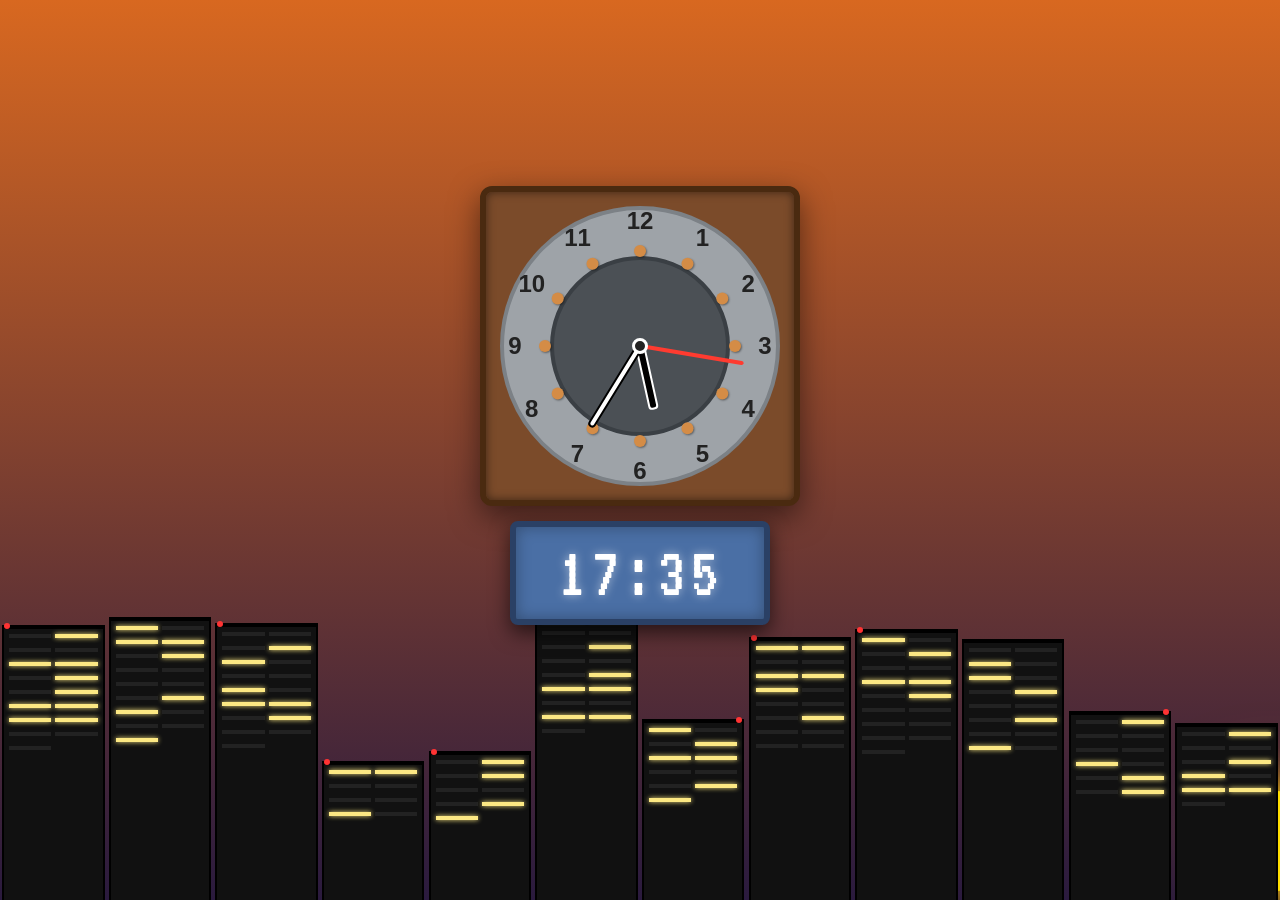
<file: clock/index.html>
<!DOCTYPE html>
<html lang="ja">
<head>
    <meta charset="UTF-8">
    <meta name="viewport" content="width=device-width, initial-scale=1.0, maximum-scale=1.0, user-scalable=no">
    <title>Retro City Timepiece</title>
    
    <!-- Favicon and App Icons strictly set to icon.png -->
    <link rel="icon" href="icon.png">
    <link rel="apple-touch-icon" href="icon.png">
    <link rel="icon" sizes="192x192" href="icon.png">
    <meta name="theme-color" content="#1a1a2e">

    <!-- Web font for the digital clock to give it a retro electronic vibe -->
    <link href="https://fonts.googleapis.com/css2?family=VT323&display=swap" rel="stylesheet">

    <style>
        :root {
            --sky-color: #0b0f1c; /* Default Night */
            --frame-color: #7b4b2a;
            --face-color: #9ea3a8;
            --inner-face: #4b5055;
            --digital-bg: #4a6fa5;
            --building-color: #111;
            --window-color: #fce883;
        }

        * {
            box-sizing: border-box;
            margin: 0;
            padding: 0;
            user-select: none;
        }

        body {
            overflow: hidden;
            background: var(--sky-color);
            transition: background 2s ease;
            font-family: 'Helvetica Neue', Helvetica, Arial, sans-serif;
            height: 100vh;
            width: 100vw;
            position: relative;
            display: flex;
            flex-direction: column;
            align-items: center;
            justify-content: center;
        }

        /* Celestial Bodies (Sun & Moon) */
        .celestial-container {
            position: absolute;
            top: 0;
            left: 0;
            width: 100%;
            height: 100%;
            z-index: 1;
            pointer-events: none;
        }

        .celestial {
            position: absolute;
            border-radius: 50%;
            transition: all 1s linear;
            transform: translate(-50%, -50%);
        }

        #sun {
            width: 100px;
            height: 100px;
            background: #ffde00;
            box-shadow: 0 0 40px #ffde00, 0 0 80px #ff9900;
            display: none; /* Toggled by JS */
        }

        #moon {
            width: 80px;
            height: 80px;
            background: #fffdf2;
            box-shadow: 0 0 20px #fffdf2, 0 0 40px #e0e0d0;
            display: block; /* Toggled by JS */
        }

        /* Stars Background */
        #stars {
            position: absolute;
            top: 0;
            left: 0;
            width: 100%;
            height: 100%;
            z-index: 0;
            pointer-events: none;
            opacity: 1;
            transition: opacity 2s ease;
        }

        .star {
            position: absolute;
            background: white;
            border-radius: 50%;
            animation: twinkle var(--duration) infinite alternate ease-in-out;
        }

        @keyframes twinkle {
            0% { opacity: 0.2; transform: scale(0.8); }
            100% { opacity: 1; transform: scale(1.2); }
        }

        /* Cityscape Silhouette */
        .city-scape {
            position: absolute;
            bottom: 0;
            left: 0;
            width: 100%;
            height: 35vh;
            display: flex;
            align-items: flex-end;
            justify-content: space-around;
            z-index: 5;
            pointer-events: none;
        }

        .building {
            background: var(--building-color);
            width: 8%;
            border-top: 4px solid #000;
            border-left: 2px solid #000;
            border-right: 2px solid #000;
            position: relative;
            display: flex;
            flex-wrap: wrap;
            align-content: flex-start;
            padding: 5px;
            gap: 4px;
        }

        .window {
            background: #222; /* Default unlit */
            height: 4px;
            width: calc(50% - 2px);
            margin-bottom: 6px;
        }

        .window.lit {
            background: var(--window-color);
            box-shadow: 0 0 5px var(--window-color);
        }

        /* Rooftop lights */
        .roof-light {
            position: absolute;
            top: -6px;
            width: 6px;
            height: 6px;
            background: #ff3333;
            border-radius: 50%;
            animation: blink 2s infinite;
        }

        @keyframes blink {
            0%, 49% { opacity: 1; }
            50%, 100% { opacity: 0.3; }
        }

        /* Clocks Container */
        .time-container {
            position: relative;
            z-index: 10;
            display: flex;
            flex-direction: column;
            align-items: center;
            gap: 15px;
            margin-top: -10vh; /* Shift up slightly from center */
        }

        /* Analog Clock */
        .analog-frame {
            width: 320px;
            height: 320px;
            background: var(--frame-color);
            border: 6px solid #4a2a10;
            border-radius: 12px;
            display: flex;
            align-items: center;
            justify-content: center;
            box-shadow: 0 10px 30px rgba(0,0,0,0.5), inset 0 0 10px rgba(0,0,0,0.5);
        }

        .analog-face {
            width: 280px;
            height: 280px;
            background: var(--face-color);
            border-radius: 50%;
            position: relative;
            border: 4px solid #7c8186;
        }

        .analog-inner {
            width: 180px;
            height: 180px;
            background: var(--inner-face);
            border-radius: 50%;
            position: absolute;
            top: 50%;
            left: 50%;
            transform: translate(-50%, -50%);
            border: 4px solid #3a3f44;
        }

        /* Clock Numbers & Markers */
        .number {
            position: absolute;
            font-size: 24px;
            font-weight: bold;
            color: #222;
            width: 30px;
            height: 30px;
            text-align: center;
            line-height: 30px;
            top: 50%;
            left: 50%;
            margin-top: -15px;
            margin-left: -15px;
        }

        .marker {
            position: absolute;
            width: 12px;
            height: 12px;
            background: #d48c46;
            border-radius: 50%;
            top: 50%;
            left: 50%;
            margin-top: -6px;
            margin-left: -6px;
            box-shadow: 1px 1px 2px rgba(0,0,0,0.4);
        }

        /* Clock Hands */
        .hand {
            position: absolute;
            bottom: 50%;
            left: 50%;
            transform-origin: bottom center;
            border-radius: 4px;
            z-index: 10;
        }

        .hour-hand {
            width: 10px;
            height: 65px;
            background: #000;
            margin-left: -5px;
            border: 2px solid white;
        }

        .minute-hand {
            width: 8px;
            height: 95px;
            background: #fff;
            margin-left: -4px;
            border: 2px solid #000;
        }

        .second-hand {
            width: 4px;
            height: 105px;
            background: #ff3b30;
            margin-left: -2px;
            border-radius: 2px;
            z-index: 11;
        }

        .center-dot {
            position: absolute;
            width: 16px;
            height: 16px;
            background: #222;
            border-radius: 50%;
            top: 50%;
            left: 50%;
            transform: translate(-50%, -50%);
            z-index: 12;
            border: 3px solid #fff;
        }

        /* Digital Clock */
        .digital-clock {
            background: var(--digital-bg);
            border: 6px solid #2a4065;
            padding: 10px 30px;
            border-radius: 8px;
            font-family: 'VT323', monospace;
            font-size: 72px;
            color: #fff;
            letter-spacing: 4px;
            box-shadow: 0 8px 20px rgba(0,0,0,0.6), inset 0 0 15px rgba(0,0,0,0.3);
            text-shadow: 0 0 10px rgba(255,255,255,0.5);
            min-width: 260px;
            text-align: center;
        }

        /* Responsive */
        @media (max-width: 600px) {
            .analog-frame {
                width: 260px;
                height: 260px;
            }
            .analog-face {
                width: 220px;
                height: 220px;
            }
            .analog-inner {
                width: 140px;
                height: 140px;
            }
            .number { font-size: 20px; }
            .hour-hand { height: 50px; }
            .minute-hand { height: 75px; }
            .second-hand { height: 85px; }
            .digital-clock { font-size: 56px; padding: 5px 20px; min-width: 200px; }
        }
    </style>
</head>
<body>

    <!-- Stars for Night -->
    <div id="stars"></div>

    <!-- Moving Sun/Moon -->
    <div class="celestial-container">
        <div id="sun" class="celestial"></div>
        <div id="moon" class="celestial"></div>
    </div>

    <!-- Clock UI -->
    <div class="time-container">
        <div class="analog-frame">
            <div class="analog-face" id="clock-face">
                <div class="analog-inner"></div>
                <!-- Numbers and Markers injected by JS -->
                
                <div class="hand hour-hand" id="hour-hand"></div>
                <div class="hand minute-hand" id="minute-hand"></div>
                <div class="hand second-hand" id="second-hand"></div>
                <div class="center-dot"></div>
            </div>
        </div>
        <div class="digital-clock" id="digital-clock">00:00</div>
    </div>

    <!-- City Skyline -->
    <div class="city-scape" id="city">
        <!-- Buildings injected by JS -->
    </div>

    <script>
        // Setup Clock Face Numbers & Markers
        const face = document.getElementById('clock-face');
        const faceRadius = 120; // approximate placement radius
        
        for (let i = 1; i <= 12; i++) {
            // Draw Numbers (12, 1, 2, 3... at specific angles)
            const angle = i * 30 * (Math.PI / 180);
            const num = document.createElement('div');
            num.className = 'number';
            num.innerText = i;
            
            const x = Math.sin(angle) * (faceRadius + 5);
            const y = -Math.cos(angle) * (faceRadius + 5);
            
            num.style.transform = `translate(${x}px, ${y}px)`;
            face.appendChild(num);

            // Draw Orange Markers
            const marker = document.createElement('div');
            marker.className = 'marker';
            const mX = Math.sin(angle) * (faceRadius - 25);
            const mY = -Math.cos(angle) * (faceRadius - 25);
            marker.style.transform = `translate(${mX}px, ${mY}px)`;
            face.appendChild(marker);
        }

        // Setup Cityscape
        const city = document.getElementById('city');
        const buildingCount = 12;
        for (let i = 0; i < buildingCount; i++) {
            const b = document.createElement('div');
            b.className = 'building';
            
            // Randomize building height slightly
            const h = 40 + Math.random() * 60;
            b.style.height = `${h}%`;
            
            // Sometimes add a red roof light
            if (Math.random() > 0.5) {
                const light = document.createElement('div');
                light.className = 'roof-light';
                light.style.left = (Math.random() > 0.5) ? '0' : 'calc(100% - 6px)';
                b.appendChild(light);
            }

            // Add windows
            const windowCount = Math.floor(h / 5);
            for(let w=0; w < windowCount; w++) {
                const win = document.createElement('div');
                win.className = 'window';
                // Randomly lit window
                if(Math.random() > 0.6) win.classList.add('lit');
                b.appendChild(win);
            }
            
            city.appendChild(b);
        }

        // Setup Stars
        const starsContainer = document.getElementById('stars');
        for (let i = 0; i < 50; i++) {
            const star = document.createElement('div');
            star.className = 'star';
            star.style.width = star.style.height = (Math.random() * 3 + 1) + 'px';
            star.style.left = Math.random() * 100 + '%';
            star.style.top = Math.random() * 70 + '%'; // Keep stars mostly in upper sky
            star.style.setProperty('--duration', (Math.random() * 2 + 1) + 's');
            starsContainer.appendChild(star);
        }

        // Clock & Environment Logic
        const hourHand = document.getElementById('hour-hand');
        const minuteHand = document.getElementById('minute-hand');
        const secondHand = document.getElementById('second-hand');
        const digitalClock = document.getElementById('digital-clock');
        const sun = document.getElementById('sun');
        const moon = document.getElementById('moon');

        function updateEnvironment(hour, minute) {
            const timeFloat = hour + minute / 60;
            
            // Sky colors mapping
            let bgStr = '';
            let showStars = false;

            if (timeFloat >= 5 && timeFloat < 7) {
                // Dawn
                bgStr = 'linear-gradient(to bottom, #4a6fa5, #d48c46)';
            } else if (timeFloat >= 7 && timeFloat < 16) {
                // Day
                bgStr = '#3388ff'; // bright sky blue
            } else if (timeFloat >= 16 && timeFloat < 19) {
                // Dusk/Evening
                bgStr = 'linear-gradient(to bottom, #d86820, #2a1a3e)';
            } else {
                // Night
                bgStr = '#0b0f1c';
                showStars = true;
            }
            
            document.body.style.background = bgStr;
            starsContainer.style.opacity = showStars ? 1 : 0;

            // Celestial Path Calculation (Arc over screen)
            const cw = window.innerWidth;
            const ch = window.innerHeight;
            const radiusX = cw / 2;
            const radiusY = ch * 0.6; // Arch height
            
            if (timeFloat >= 6 && timeFloat < 18) {
                // Sun is up
                sun.style.display = 'block';
                moon.style.display = 'none';
                
                // Map 6:00 - 18:00 to 0 - PI (0 to 180 degrees)
                const progress = (timeFloat - 6) / 12;
                const angle = Math.PI - (progress * Math.PI); // Start right, go left
                
                const x = (cw / 2) + Math.cos(angle) * radiusX;
                const y = ch - (Math.sin(angle) * radiusY);
                
                sun.style.left = `${x}px`;
                sun.style.top = `${y}px`;
                
            } else {
                // Moon is up
                sun.style.display = 'none';
                moon.style.display = 'block';
                
                // Map 18:00 - 6:00 to 0 - PI
                let moonTime = timeFloat;
                if (moonTime < 6) moonTime += 24; // Treat 0-6 as 24-30 for math
                
                const progress = (moonTime - 18) / 12;
                const angle = Math.PI - (progress * Math.PI);
                
                const x = (cw / 2) + Math.cos(angle) * radiusX;
                const y = ch - (Math.sin(angle) * radiusY);
                
                moon.style.left = `${x}px`;
                moon.style.top = `${y}px`;
            }
        }

        function updateClock() {
            const now = new Date();
            
            const hours = now.getHours();
            const minutes = now.getMinutes();
            const seconds = now.getSeconds();
            const milliseconds = now.getMilliseconds();

            // Smooth hand rotation calculations
            const secAngle = (seconds + milliseconds / 1000) * 6; // 360 / 60
            const minAngle = (minutes + seconds / 60) * 6;
            const hrAngle = ((hours % 12) + minutes / 60) * 30; // 360 / 12

            secondHand.style.transform = `rotate(${secAngle}deg)`;
            minuteHand.style.transform = `rotate(${minAngle}deg)`;
            hourHand.style.transform = `rotate(${hrAngle}deg)`;

            // Digital format (HH:MM)
            const formattedHrs = hours.toString().padStart(2, '0');
            const formattedMins = minutes.toString().padStart(2, '0');
            
            // Blink colon every second
            const colon = seconds % 2 === 0 ? ':' : ' ';
            digitalClock.innerText = `${formattedHrs}${colon}${formattedMins}`;

            // Update environment based on time (optimize to only calculate when minute changes, but fine for requestAnimationFrame too)
            updateEnvironment(hours, minutes);

            requestAnimationFrame(updateClock);
        }

        // Initialize and start loop
        updateClock();

        // Handle window resize to recalculate sun/moon path gracefully
        window.addEventListener('resize', () => {
            const now = new Date();
            updateEnvironment(now.getHours(), now.getMinutes());
        });

    </script>
</body>
</html>
</file>
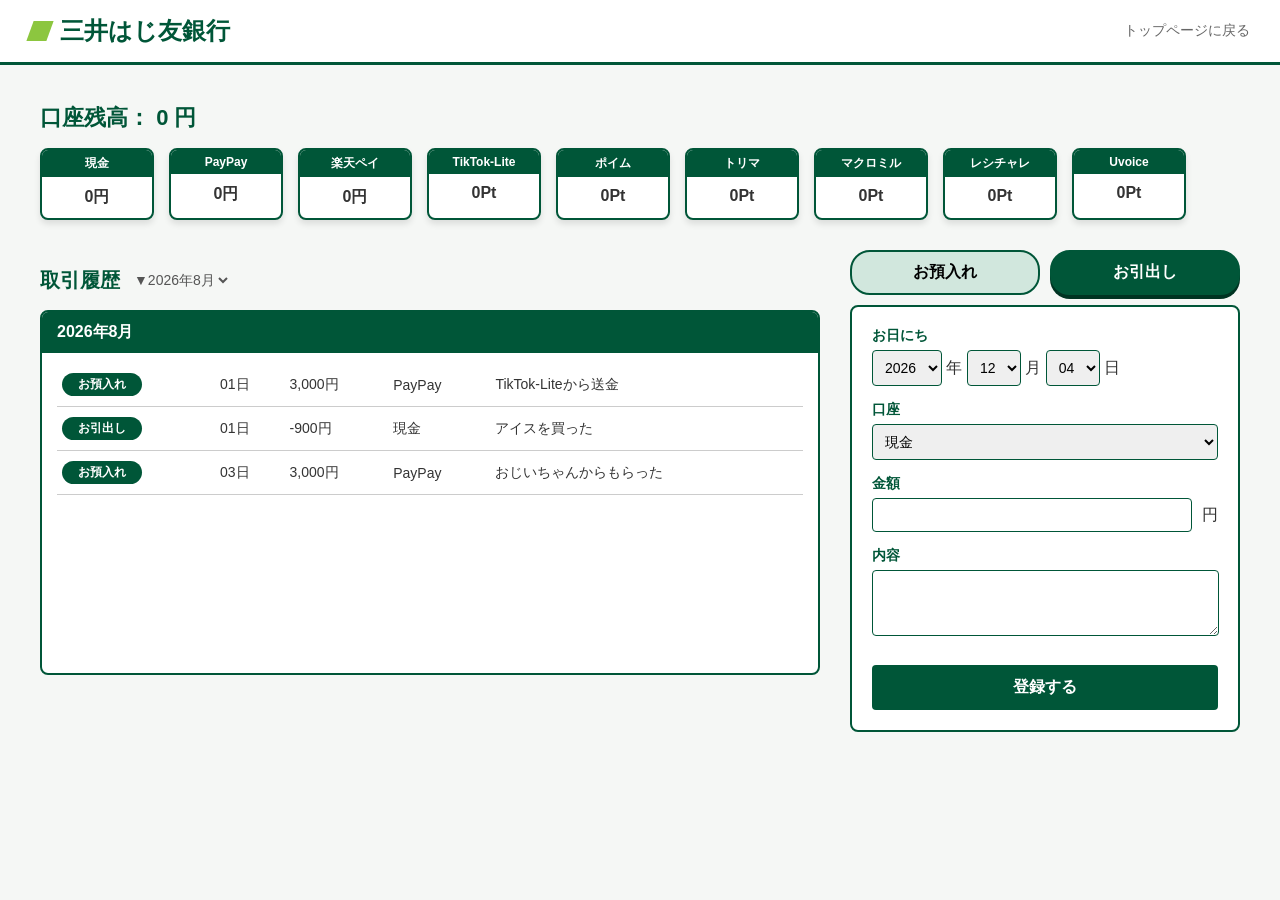
<file: money/index.html>
<!DOCTYPE html>
<html lang="ja">
<head>
    <meta charset="UTF-8">
    <meta name="viewport" content="width=device-width, initial-scale=1.0">
    <title>三井はじ友銀行</title>
    <link rel="stylesheet" href="style.css">
</head>
<body>

    <!-- ヘッダー -->
    <header>
        <div class="logo">三井はじ友銀行</div>
        <!-- 別窓で開いている前提なので window.close() を実行 -->
        <a href="#" class="close-btn" onclick="window.close(); return false;">トップページに戻る</a>
    </header>

    <main>
        <!-- 口座残高エリア -->
        <section class="total-balance-section">
            <h2>口座残高： <span id="total-balance-amount">0</span> 円</h2>
            <div class="account-grid" id="account-grid">
                <!-- JavaScriptで口座一覧を出力します -->
            </div>
        </section>

        <!-- メインコンテンツ（左：履歴、右：入力） -->
        <div class="content-wrapper">
            <!-- 左側：取引履歴 -->
            <section class="history-section">
                <div class="history-header">
                    <h2>取引履歴</h2>
                    <select id="history-month-select"></select>
                </div>
                <div class="history-card">
                    <h3 id="history-current-month-display">2026年8月</h3>
                    <div class="history-list-container">
                        <table class="history-table" id="history-table">
                            <!-- JavaScriptで履歴を出力します -->
                        </table>
                    </div>
                </div>
            </section>

            <!-- 右側：取引登録 -->
            <section class="form-section">
                <div class="toggle-buttons">
                    <button type="button" id="btn-deposit" class="type-btn active">お預入れ</button>
                    <button type="button" id="btn-withdraw" class="type-btn">お引出し</button>
                </div>
                <div class="form-card">
                    <form id="transaction-form">
                        <div class="form-group">
                            <label>お日にち</label>
                            <div class="date-selects">
                                <select id="input-year"></select> 年
                                <select id="input-month"></select> 月
                                <select id="input-day"></select> 日
                            </div>
                        </div>

                        <div class="form-group">
                            <label>口座</label>
                            <select id="input-account"></select>
                        </div>

                        <div class="form-group">
                            <label>金額</label>
                            <div class="amount-input-wrapper">
                                <input type="number" id="input-amount" required>
                                <span id="unit-label">円</span>
                            </div>
                        </div>

                        <div class="form-group">
                            <label>内容</label>
                            <textarea id="input-memo" rows="3"></textarea>
                        </div>

                        <button type="submit" class="submit-btn">登録する</button>
                    </form>
                </div>
            </section>
        </div>
    </main>

    <!-- モーダル（詳細表示用） -->
    <div id="modal-overlay" class="modal-overlay">
        <div class="modal-content" id="modal-content">
            <h3 id="modal-title">口座名</h3>
            <div class="modal-body">
                <p>現在のポイント数: <strong id="modal-pts">0 Pt</strong></p>
                <p>正確な円換算: <strong id="modal-yen">0.000 円</strong></p>
            </div>
            <p class="modal-hint">※枠外をタップして閉じる</p>
        </div>
    </div>

    <script src="script.js"></script>
</body>
</html>
</file>
<file: money/style.css>
/* ベース設定 */
:root {
    --primary-green: #005638; /* 三井住友風の濃い緑 */
    --light-green: #d1e7dd; /* アクティブボタン用 */
    --bg-color: #f5f7f5;
    --border-color: #005638;
}

body {
    font-family: 'Hiragino Sans', 'Hiragino Kaku Gothic ProN', Meiryo, sans-serif;
    margin: 0;
    padding: 0;
    background-color: var(--bg-color);
    color: #333;
}

/* ヘッダー */
header {
    display: flex;
    justify-content: space-between;
    align-items: center;
    padding: 15px 30px;
    background-color: #fff;
    border-bottom: 3px solid var(--primary-green);
}

.logo {
    font-size: 24px;
    font-weight: bold;
    color: var(--primary-green);
    display: flex;
    align-items: center;
}

.logo::before {
    content: "";
    display: inline-block;
    width: 20px;
    height: 20px;
    background-color: #8cc63f;
    margin-right: 10px;
    transform: skewX(-20deg);
}

.close-btn {
    font-size: 14px;
    color: #666;
    text-decoration: none;
}
.close-btn:hover {
    text-decoration: underline;
}

/* メインコンテンツ枠 */
main {
    padding: 20px 40px;
    max-width: 1200px;
    margin: 0 auto;
}

/* 口座残高エリア */
.total-balance-section h2 {
    color: var(--primary-green);
    margin-bottom: 15px;
    font-size: 22px;
}

.account-grid {
    display: flex;
    flex-wrap: wrap;
    gap: 15px;
    margin-bottom: 30px;
}

.account-card {
    background: #fff;
    border: 2px solid var(--primary-green);
    border-radius: 8px;
    width: 110px;
    text-align: center;
    overflow: hidden;
    cursor: pointer;
    box-shadow: 0 4px 6px rgba(0,0,0,0.1);
    transition: transform 0.1s;
}

.account-card:hover {
    transform: translateY(-2px);
}

.account-name {
    background-color: var(--primary-green);
    color: #fff;
    font-size: 12px;
    padding: 5px 0;
    font-weight: bold;
}

.account-amount {
    padding: 10px 5px;
    font-size: 16px;
    font-weight: bold;
}

/* 2カラムレイアウト */
.content-wrapper {
    display: flex;
    gap: 30px;
}

.history-section {
    flex: 2;
}

.form-section {
    flex: 1;
}

/* 取引履歴エリア */
.history-header {
    display: flex;
    align-items: center;
    gap: 10px;
}

.history-header h2 {
    color: var(--primary-green);
    font-size: 20px;
}

.history-header select {
    border: none;
    background: transparent;
    font-size: 14px;
    color: #555;
    cursor: pointer;
}

.history-card {
    background: #fff;
    border: 2px solid var(--primary-green);
    border-radius: 8px;
    overflow: hidden;
}

.history-card h3 {
    background-color: var(--primary-green);
    color: #fff;
    margin: 0;
    padding: 10px 15px;
    font-size: 16px;
}

.history-list-container {
    padding: 10px 15px;
    min-height: 300px;
}

.history-table {
    width: 100%;
    border-collapse: collapse;
}

.history-table td {
    padding: 10px 5px;
    border-bottom: 1px solid #ccc;
    font-size: 14px;
}

.badge {
    padding: 3px 10px;
    border-radius: 20px;
    color: #fff;
    font-size: 12px;
    font-weight: bold;
    display: inline-block;
    text-align: center;
    width: 60px;
}
.badge-deposit { background-color: var(--primary-green); }
.badge-withdraw { background-color: var(--primary-green); } /* デザイン上同じ色 */

/* 取引登録エリア */
.toggle-buttons {
    display: flex;
    gap: 10px;
    margin-bottom: 10px;
}

.type-btn {
    flex: 1;
    padding: 10px;
    border-radius: 20px;
    font-weight: bold;
    font-size: 16px;
    cursor: pointer;
    border: 2px solid var(--primary-green);
    transition: all 0.2s;
}

/* 押されている状態（影なし・薄い色） */
.type-btn.active {
    background-color: var(--light-green);
    color: #000;
    box-shadow: none;
}

/* 押されていない状態（影あり・濃い色） */
.type-btn:not(.active) {
    background-color: var(--primary-green);
    color: #fff;
    box-shadow: 0 4px 0 #003322; /* 下部の影 */
}
.type-btn:not(.active):active {
    box-shadow: 0 0 0 #003322;
    transform: translateY(4px);
}

.form-card {
    background: #fff;
    border: 2px solid var(--primary-green);
    border-radius: 8px;
    padding: 20px;
}

.form-group {
    margin-bottom: 15px;
}

.form-group label {
    display: block;
    color: var(--primary-green);
    font-weight: bold;
    margin-bottom: 5px;
    font-size: 14px;
}

.date-selects select,
.form-group select,
.form-group input,
.form-group textarea {
    padding: 8px;
    border: 1px solid var(--primary-green);
    border-radius: 4px;
    font-size: 14px;
}

.form-group select { width: 100%; }
.form-group textarea { width: 95%; resize: vertical; }

.date-selects select {
    width: auto;
}

.amount-input-wrapper {
    display: flex;
    align-items: center;
    gap: 10px;
}

.amount-input-wrapper input {
    flex: 1;
}

.submit-btn {
    width: 100%;
    padding: 12px;
    background-color: var(--primary-green);
    color: #fff;
    border: none;
    border-radius: 4px;
    font-size: 16px;
    font-weight: bold;
    cursor: pointer;
    margin-top: 10px;
}

/* モーダル */
.modal-overlay {
    position: fixed;
    top: 0; left: 0; width: 100%; height: 100%;
    background-color: rgba(0, 0, 0, 0.6);
    display: flex;
    justify-content: center;
    align-items: center;
    opacity: 0;
    pointer-events: none;
    transition: opacity 0.3s;
    z-index: 1000;
}

.modal-overlay.show {
    opacity: 1;
    pointer-events: auto;
}

.modal-content {
    background-color: #fff;
    padding: 30px;
    border-radius: 12px;
    width: 300px;
    text-align: center;
    box-shadow: 0 5px 15px rgba(0,0,0,0.3);
}

.modal-content h3 {
    color: var(--primary-green);
    margin-top: 0;
    border-bottom: 2px solid var(--light-green);
    padding-bottom: 10px;
}

.modal-body {
    font-size: 18px;
    margin: 20px 0;
}

.modal-hint {
    font-size: 12px;
    color: #888;
    margin-bottom: 0;
}
</file>
